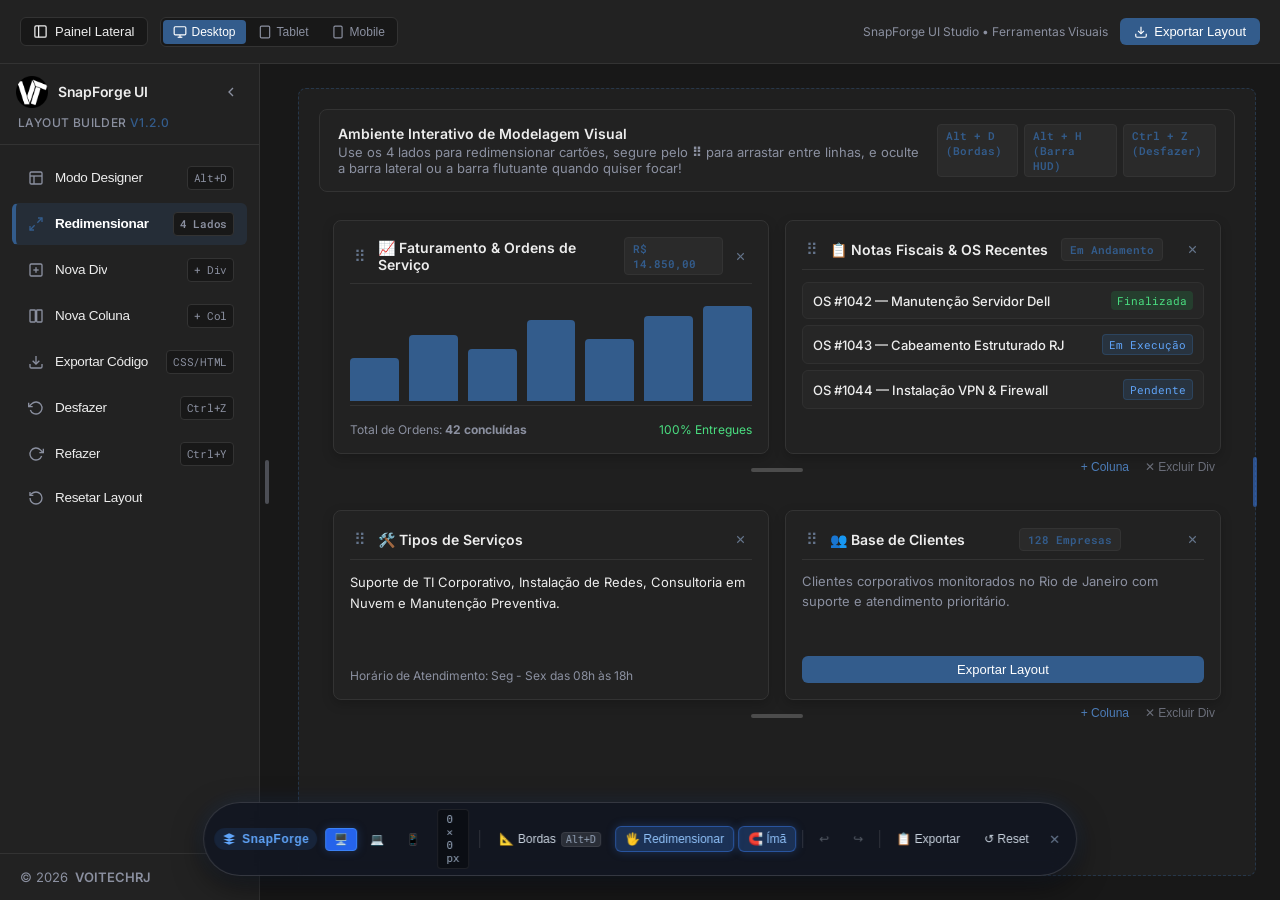
<file: examples/index.html>
<!DOCTYPE html>
<html lang="pt-BR">
<head>
  <meta charset="UTF-8">
  <meta name="viewport" content="width=device-width, initial-scale=1.0">
  <title>Voitechrj — SnapForge UI Studio</title>
  <!-- Google Fonts: Inter / Roboto & Roboto Mono -->
  <link rel="preconnect" href="https://fonts.googleapis.com">
  <link rel="preconnect" href="https://fonts.gstatic.com" crossorigin>
  <link href="https://fonts.googleapis.com/css2?family=Inter:wght@400;500;600;700&family=Roboto+Mono:wght@400;500;600&display=swap" rel="stylesheet">
  
  <link rel="stylesheet" href="../resources/ui-designer.css">
  <style>
    /* ==========================================================================
       Variáveis Fidedignas — Gestão de Serviços Voitechrj
       ========================================================================== */
    :root {
      --header-height: 64px;
      --sidebar-width: 260px;
      --bg-sidebar: #222222;
      --border-sidebar: #333333;
      --bg-main: #181818;
      --bg-card: #222222;
      --bg-card-inner: #2a2a2a;
      --color-primary: #335C8C;
      --color-primary-hover: #3d6ca3;
      --color-text-main: #EDEDED;
      --color-text-muted: #8B90A0;
      --color-text-light: #FFFFFF;
      --font-sans: "Inter", -apple-system, BlinkMacSystemFont, "Segoe UI", Roboto, sans-serif;
      --font-mono: "Roboto Mono", monospace;
    }

    * {
      box-sizing: border-box;
      margin: 0;
      padding: 0;
    }

    body {
      background-color: var(--bg-main);
      color: var(--color-text-main);
      font-family: var(--font-sans);
      height: 100vh;
      overflow: hidden;
      display: flex;
      flex-direction: column;
      -webkit-font-smoothing: antialiased;
    }

    /* 1. Header Global Superior */
    .top-header-clean {
      height: var(--header-height);
      border-bottom: 1px solid var(--border-sidebar);
      display: flex;
      align-items: center;
      justify-content: space-between;
      padding: 0 20px;
      background: #222222;
      flex-shrink: 0;
      z-index: 20;
    }

    .header-left-info {
      display: flex;
      align-items: center;
      gap: 12px;
    }

    /* Botão Alternador do Painel Lateral */
    .btn-toggle-sidebar {
      background: #181818;
      border: 1px solid var(--border-sidebar);
      color: var(--color-text-main);
      padding: 6px 12px;
      border-radius: 6px;
      font-size: 13px;
      font-weight: 500;
      cursor: pointer;
      display: flex;
      align-items: center;
      gap: 7px;
      transition: all 0.15s ease;
    }

    .btn-toggle-sidebar:hover {
      background: #2a2a2a;
      border-color: #444444;
    }

    .header-device-switcher {
      display: flex;
      align-items: center;
      background: #181818;
      border: 1px solid var(--border-sidebar);
      border-radius: 6px;
      padding: 2px;
      gap: 2px;
    }

    .device-btn {
      background: transparent;
      border: none;
      color: var(--color-text-muted);
      padding: 5px 10px;
      border-radius: 4px;
      font-size: 12px;
      font-weight: 500;
      cursor: pointer;
      display: flex;
      align-items: center;
      gap: 5px;
      transition: all 0.15s ease;
    }

    .device-btn:hover {
      color: var(--color-text-main);
    }

    .device-btn.active {
      background: var(--color-primary);
      color: #ffffff;
    }

    .header-actions {
      display: flex;
      align-items: center;
      gap: 12px;
    }

    .btn-export-top {
      background-color: var(--color-primary);
      color: #ffffff;
      padding: 6px 14px;
      border-radius: 6px;
      font-size: 13px;
      font-weight: 500;
      border: none;
      cursor: pointer;
      display: flex;
      align-items: center;
      gap: 6px;
      transition: background 0.2s;
    }

    .btn-export-top:hover {
      background-color: var(--color-primary-hover);
    }

    /* 2. Container da Aplicação (Sidebar + Workspace) */
    .app-workspace {
      display: flex;
      flex: 1;
      height: calc(100vh - var(--header-height));
      overflow: hidden;
    }

    /* ==========================================================================
       PAINEL ESQUERDO — ESTILO VOITECHRJ COM FERRAMENTAS DO SNAPFORGE
       ========================================================================== */
    .sidebar-voitech {
      width: var(--sidebar-width);
      min-width: 220px;
      max-width: 420px;
      background: #222222;
      border-right: 1px solid #333333;
      height: 100%;
      display: flex;
      flex-direction: column;
      flex-shrink: 0;
      user-select: none;
      position: relative;
      transition: width 0.25s cubic-bezier(0.16, 1, 0.3, 1), min-width 0.25s ease, opacity 0.2s ease;
    }

    .sidebar-voitech.collapsed {
      width: 0 !important;
      min-width: 0 !important;
      opacity: 0 !important;
      overflow: hidden !important;
      border-right: none !important;
      pointer-events: none !important;
    }

    .layout-resizer.collapsed {
      display: none !important;
    }

    /* Topo da Sidebar: Logo + Voitechrj & SNAPFORGE STUDIO V1.2.0 */
    .sidebar-brand-box {
      padding: 12px 16px;
      border-bottom: 1px solid #333333;
      display: flex;
      flex-direction: column;
      gap: 6px;
    }

    .sidebar-brand-row {
      display: flex;
      align-items: center;
      justify-content: space-between;
    }

    .brand-link {
      display: flex;
      align-items: center;
      gap: 10px;
      text-decoration: none;
      cursor: pointer;
    }

    .brand-logo-img {
      height: 32px;
      width: auto;
      flex-shrink: 0;
      transition: transform 0.2s ease;
    }

    .brand-link:hover .brand-logo-img {
      transform: scale(1.05);
    }

    .brand-name {
      font-size: 14px;
      font-weight: 600;
      color: #EDEDED;
      letter-spacing: -0.3px;
      line-height: 20px;
      transition: color 0.2s ease;
    }

    .btn-collapse-sidebar {
      background: transparent;
      border: none;
      color: #8B90A0;
      padding: 4px;
      border-radius: 4px;
      cursor: pointer;
      display: inline-flex;
      align-items: center;
      justify-content: center;
      transition: all 0.15s ease;
    }

    .btn-collapse-sidebar:hover {
      color: #FFFFFF;
      background: #333333;
    }

    .brand-subtitle-line {
      font-size: 12px;
      font-weight: 500;
      color: #8B90A0;
      text-transform: uppercase;
      letter-spacing: 0.4px;
      line-height: 18px;
      padding: 0 2px;
    }

    .brand-subtitle-line span {
      color: #335C8C;
    }

    /* Menu de Ferramentas */
    .sidebar-nav-list {
      flex: 1;
      padding: 12px;
      display: flex;
      flex-direction: column;
      gap: 4px;
      overflow-y: auto;
    }

    .nav-item-btn {
      display: flex;
      align-items: center;
      justify-content: space-between;
      padding: 8px 12px;
      border-radius: 6px;
      font-size: 13.5px;
      font-weight: 400;
      text-decoration: none;
      letter-spacing: -0.3px;
      line-height: 20px;
      color: #EDEDED;
      background: transparent;
      border: 1px solid transparent;
      border-left: 4px solid transparent;
      cursor: pointer;
      transition: all 0.15s ease;
      text-align: left;
      width: 100%;
    }

    .nav-item-btn-left {
      display: flex;
      align-items: center;
      gap: 11px;
      overflow: hidden;
      text-overflow: ellipsis;
      white-space: nowrap;
    }

    .nav-item-btn svg {
      width: 16px;
      height: 16px;
      flex-shrink: 0;
      color: #8B90A0;
      transition: color 0.15s ease;
    }

    .nav-item-btn:hover {
      color: #FFFFFF;
      background-color: #303030;
    }

    .nav-item-btn:hover svg {
      color: #EDEDED;
    }

    /* Item Ativo */
    .nav-item-btn.active {
      background-color: rgba(51, 92, 140, 0.2);
      color: #FFFFFF;
      font-weight: 600;
      border-left: 4px solid #335C8C;
    }

    .nav-item-btn.active svg {
      color: #335C8C;
    }

    .nav-item-badge {
      font-size: 10.5px;
      font-family: var(--font-mono);
      padding: 1px 6px;
      border-radius: 4px;
      background: #181818;
      color: #8B90A0;
      border: 1px solid #333333;
    }

    /* Rodapé da Sidebar: Tema Escuro + Sair + Copyright */
    .sidebar-footer-box {
      padding: 12px;
      border-top: 1px solid #333333;
      display: flex;
      flex-direction: column;
      gap: 4px;
      background: #222222;
      margin-top: auto;
    }

    .btn-theme-toggle {
      width: 100%;
      display: flex;
      align-items: center;
      justify-content: space-between;
      padding: 8px 12px;
      border-radius: 6px;
      font-size: 14px;
      font-weight: 500;
      border: 1px solid #333333;
      background: #303030;
      color: #EDEDED;
      cursor: pointer;
      transition: all 0.15s ease;
      letter-spacing: -0.3px;
      line-height: 20px;
    }

    .btn-theme-toggle:hover {
      background-color: #333333;
    }

    .btn-theme-toggle-left {
      display: flex;
      align-items: center;
      gap: 10px;
    }

    .btn-theme-toggle svg {
      width: 16px;
      height: 16px;
      color: #FBBF24;
    }

    .theme-badge {
      padding: 2px 6px;
      border-radius: 4px;
      font-family: var(--font-mono);
      font-size: 11px;
      font-weight: 600;
      text-transform: uppercase;
      letter-spacing: 0.5px;
      background: #222222;
      color: #8B90A0;
      border: 1px solid #333333;
    }

    .btn-logout {
      width: 100%;
      display: flex;
      align-items: center;
      gap: 10px;
      padding: 8px 12px;
      border-radius: 6px;
      font-size: 14px;
      font-weight: 500;
      color: #EDEDED;
      background: transparent;
      border: none;
      cursor: pointer;
      transition: all 0.15s ease;
      letter-spacing: -0.3px;
      line-height: 20px;
    }

    .btn-logout svg {
      width: 16px;
      height: 16px;
      color: #8B90A0;
      transition: color 0.15s ease;
    }

    .btn-logout:hover {
      color: #FFFFFF;
      background-color: #303030;
    }

    .btn-logout:hover svg {
      color: #335C8C;
    }

    /* Linha de Copyright */
    .sidebar-copyright {
      padding-top: 8px;
      border-top: 1px solid #333333;
      display: flex;
      align-items: center;
      padding-left: 4px;
      font-size: 13px;
      color: #8B90A0;
      letter-spacing: -0.1px;
      line-height: 18px;
    }

    .sidebar-copyright a {
      color: #8B90A0;
      font-weight: 600;
      text-decoration: none;
      margin-left: 4px;
      transition: color 0.2s ease;
    }

    .sidebar-copyright a:hover {
      color: #335C8C;
      text-decoration: underline;
    }

    /* 3. Área Principal de Trabalho (Canvas) */
    .page-viewport {
      flex: 1;
      overflow: auto;
      padding: 24px;
      background: #181818;
      display: flex;
      justify-content: center;
    }

    .app-page {
      width: 100%;
      max-width: var(--page-width, 100%);
      min-height: 540px;
      background: #1f1f1f;
      border: 1px dashed rgba(51, 92, 140, 0.4);
      border-radius: 8px;
      padding: 20px;
      display: flex;
      flex-direction: column;
      gap: 16px;
      position: relative;
      transition: max-width 0.3s cubic-bezier(0.16, 1, 0.3, 1);
    }

    /* Banner Informativo */
    .banner-top-panel {
      background: #222222;
      border: 1px solid #333333;
      border-radius: 8px;
      padding: 14px 18px;
      display: flex;
      align-items: center;
      justify-content: space-between;
      gap: 16px;
    }

    .banner-title {
      font-size: 14px;
      font-weight: 600;
      color: #EDEDED;
      margin-bottom: 2px;
    }

    .banner-desc {
      font-size: 13px;
      color: #8B90A0;
    }

    .banner-tags {
      display: flex;
      gap: 6px;
    }

    .tag-key {
      background: #2a2a2a;
      border: 1px solid #333333;
      color: #335C8C;
      padding: 3px 8px;
      border-radius: 4px;
      font-family: var(--font-mono);
      font-size: 11px;
      font-weight: 600;
    }

    /* Containers e Cards */
    .dashboard-row {
      display: flex;
      flex-wrap: nowrap;
      gap: 16px;
      align-items: stretch;
      min-height: 230px;
      border-radius: 8px;
      padding: 12px 14px 28px 14px;
      position: relative;
      transition: background 0.2s;
      overflow: hidden;
    }

    .panel-card {
      background: #222222;
      border: 1px solid #333333;
      border-radius: 8px;
      padding: 16px;
      display: flex;
      flex-direction: column;
      flex: 1 1 0;
      min-width: 0;
      box-shadow: 0 4px 12px rgba(0, 0, 0, 0.2);
    }

    .panel-card-head {
      display: flex;
      align-items: center;
      justify-content: space-between;
      margin-bottom: 12px;
      padding-bottom: 8px;
      border-bottom: 1px solid #333333;
    }

    .panel-card-title-wrap {
      display: flex;
      align-items: center;
      gap: 8px;
    }

    .panel-card-title {
      font-size: 14px;
      font-weight: 600;
      color: #EDEDED;
    }

    .panel-card-body {
      flex: 1;
      display: flex;
      flex-direction: column;
      font-size: 13px;
      color: #8B90A0;
    }

    .os-item {
      display: flex;
      align-items: center;
      justify-content: space-between;
      padding: 8px 10px;
      background: #262626;
      border: 1px solid #303030;
      border-radius: 6px;
      margin-bottom: 6px;
    }

    .os-client {
      font-weight: 500;
      color: #EDEDED;
      font-size: 13px;
    }

    .os-badge {
      font-size: 11px;
      padding: 2px 6px;
      border-radius: 4px;
      font-family: var(--font-mono);
    }
    .os-badge-open { background: rgba(51, 92, 140, 0.25); color: #60a5fa; border: 1px solid rgba(51, 92, 140, 0.4); }
    .os-badge-done { background: rgba(34, 197, 94, 0.15); color: #4ade80; }

    .chart-container {
      display: flex;
      align-items: flex-end;
      gap: 10px;
      height: 110px;
      padding: 10px 0 4px;
      border-bottom: 1px solid #333333;
    }

    .chart-bar-item {
      flex: 1;
      background: #335C8C;
      border-radius: 4px 4px 0 0;
      position: relative;
    }

    .chart-bar-item:hover {
      background: #4779b5;
    }

    /* Responsividade Automática para Tablet (768px) e Mobile (390px) */
    .app-page.snapforge-device-tablet,
    .app-page.snapforge-device-mobile {
      margin: 0 auto !important;
      border: 2px solid #3b82f6 !important;
      box-shadow: 0 0 30px rgba(59, 130, 246, 0.3) !important;
      transition: all 0.3s cubic-bezier(0.16, 1, 0.3, 1);
    }

    .app-page.snapforge-device-tablet {
      max-width: 768px !important;
      width: 768px !important;
    }

    .app-page.snapforge-device-mobile {
      max-width: 390px !important;
      width: 390px !important;
    }

    .app-page.snapforge-device-tablet .dashboard-row,
    .app-page.snapforge-device-mobile .dashboard-row {
      flex-direction: column !important;
      gap: 14px !important;
    }

    .app-page.snapforge-device-tablet .panel-card,
    .app-page.snapforge-device-mobile .panel-card {
      width: 100% !important;
      max-width: 100% !important;
      margin-left: 0 !important;
      margin-top: 0 !important;
      flex: none !important;
    }

    @media (max-width: 820px) {
      .dashboard-row {
        flex-direction: column !important;
        gap: 14px !important;
      }
      .panel-card {
        width: 100% !important;
        max-width: 100% !important;
        margin-left: 0 !important;
        flex: none !important;
      }
    }
  </style>
</head>
<body class="enable-resizing">

  <!-- 1. Header Global Superior -->
  <header class="top-header-clean">
    <div class="header-left-info">
      <!-- Botão para Ocultar / Exibir o Painel Lateral -->
      <button type="button" class="btn-toggle-sidebar" id="btnToggleSidebar" onclick="toggleSidebar()" title="Ocultar / Exibir Painel Lateral (Alt+S)">
        <svg width="15" height="15" viewBox="0 0 24 24" fill="none" stroke="currentColor" stroke-width="2"><rect x="3" y="3" width="18" height="18" rx="2" ry="2"></rect><line x1="9" y1="3" x2="9" y2="21"></line></svg>
        <span id="txtToggleSidebar">Painel Lateral</span>
      </button>

      <!-- Seletor Responsivo Desktop / Tablet / Mobile -->
      <div class="header-device-switcher">
        <button type="button" class="device-btn active" id="btnDevDesktop" onclick="setDeviceView('100%', this)">
          <svg width="14" height="14" viewBox="0 0 24 24" fill="none" stroke="currentColor" stroke-width="2"><rect x="2" y="3" width="20" height="14" rx="2" ry="2"></rect><line x1="8" y1="21" x2="16" y2="21"></line><line x1="12" y1="17" x2="12" y2="21"></line></svg>
          <span>Desktop</span>
        </button>
        <button type="button" class="device-btn" id="btnDevTablet" onclick="setDeviceView('768px', this)">
          <svg width="14" height="14" viewBox="0 0 24 24" fill="none" stroke="currentColor" stroke-width="2"><rect x="4" y="2" width="16" height="20" rx="2" ry="2"></rect><line x1="12" y1="18" x2="12.01" y2="18"></line></svg>
          <span>Tablet</span>
        </button>
        <button type="button" class="device-btn" id="btnDevMobile" onclick="setDeviceView('390px', this)">
          <svg width="14" height="14" viewBox="0 0 24 24" fill="none" stroke="currentColor" stroke-width="2"><rect x="5" y="2" width="14" height="20" rx="2" ry="2"></rect><line x1="12" y1="18" x2="12.01" y2="18"></line></svg>
          <span>Mobile</span>
        </button>
      </div>
    </div>

    <div class="header-actions">
      <span style="font-size:12px; color:#8B90A0;">SnapForge UI Studio • Ferramentas Visuais</span>
      <button class="btn-export-top" onclick="SnapForge.openExportModal()">
        <svg width="14" height="14" viewBox="0 0 24 24" fill="none" stroke="currentColor" stroke-width="2"><path d="M21 15v4a2 2 0 0 1-2 2H5a2 2 0 0 1-2-2v-4"></path><polyline points="7 10 12 15 17 10"></polyline><line x1="12" y1="15" x2="12" y2="3"></line></svg>
        <span>Exportar Layout</span>
      </button>
    </div>
  </header>

  <!-- 2. Container da Aplicação -->
  <div class="app-workspace">

    <!-- ====================================================================
         PAINEL ESQUERDO: FERRAMENTAS DO SNAPFORGE (ESTILO VOITECHRJ)
         ==================================================================== -->
    <aside class="sidebar-voitech" id="mainSidebar">
      
      <!-- Topo da Sidebar: Logo + Nome da Ferramenta + Versão + Botão de Recolher -->
      <div class="sidebar-brand-box">
        <div class="sidebar-brand-row">
          <div style="display:flex; align-items:center; gap:10px;">
            <img src="assets/voitechrj-logo.png" alt="SnapForge Logo" class="brand-logo-img">
            <span class="brand-name">SnapForge UI</span>
          </div>
          <button type="button" class="btn-collapse-sidebar" onclick="toggleSidebar()" title="Recolher Painel Lateral">
            <svg width="16" height="16" viewBox="0 0 24 24" fill="none" stroke="currentColor" stroke-width="2"><polyline points="15 18 9 12 15 6"></polyline></svg>
          </button>
        </div>
        <div class="brand-subtitle-line">
          LAYOUT BUILDER <span>V1.2.0</span>
        </div>
      </div>

      <!-- Menu de Ferramentas do SnapForge -->
      <nav class="sidebar-nav-list">
        
        <!-- 1. Modo Designer (Alt + D) -->
        <button type="button" class="nav-item-btn active" id="btnSideEdges" onclick="SnapForge.toggleEdges()">
          <div class="nav-item-btn-left">
            <svg viewBox="0 0 24 24" fill="none" stroke="currentColor" stroke-width="2"><rect x="3" y="3" width="18" height="18" rx="2"></rect><line x1="3" y1="9" x2="21" y2="9"></line><line x1="9" y1="21" x2="9" y2="9"></line></svg>
            <span>Modo Designer</span>
          </div>
          <span class="nav-item-badge">Alt+D</span>
        </button>

        <!-- 2. Redimensionamento 4 Lados -->
        <button type="button" class="nav-item-btn" id="btnSideResize" onclick="SnapForge.toggleResizing()">
          <div class="nav-item-btn-left">
            <svg viewBox="0 0 24 24" fill="none" stroke="currentColor" stroke-width="2"><polyline points="15 3 21 3 21 9"></polyline><polyline points="9 21 3 21 3 15"></polyline><line x1="21" y1="3" x2="14" y2="10"></line><line x1="3" y1="21" x2="10" y2="14"></line></svg>
            <span>Redimensionar</span>
          </div>
          <span class="nav-item-badge">4 Lados</span>
        </button>

        <!-- 3. Adicionar Nova Div -->
        <button type="button" class="nav-item-btn" id="btnSideAddDiv" onclick="SnapForge.addNewRow()">
          <div class="nav-item-btn-left">
            <svg viewBox="0 0 24 24" fill="none" stroke="currentColor" stroke-width="2"><rect x="3" y="3" width="18" height="18" rx="2"></rect><line x1="12" y1="8" x2="12" y2="16"></line><line x1="8" y1="12" x2="16" y2="12"></line></svg>
            <span>Nova Div</span>
          </div>
          <span class="nav-item-badge">+ Div</span>
        </button>

        <!-- 4. Adicionar Nova Coluna (Div Interna) -->
        <button type="button" class="nav-item-btn" id="btnSideAddCol" onclick="SnapForge.addNewColumn()">
          <div class="nav-item-btn-left">
            <svg viewBox="0 0 24 24" fill="none" stroke="currentColor" stroke-width="2"><rect x="3" y="3" width="8" height="18" rx="1"></rect><rect x="13" y="3" width="8" height="18" rx="1"></rect></svg>
            <span>Nova Coluna</span>
          </div>
          <span class="nav-item-badge">+ Col</span>
        </button>

        <!-- 5. Exportar Layout -->
        <button type="button" class="nav-item-btn" onclick="SnapForge.openExportModal()">
          <div class="nav-item-btn-left">
            <svg viewBox="0 0 24 24" fill="none" stroke="currentColor" stroke-width="2"><path d="M21 15v4a2 2 0 0 1-2 2H5a2 2 0 0 1-2-2v-4"></path><polyline points="7 10 12 15 17 10"></polyline><line x1="12" y1="15" x2="12" y2="3"></line></svg>
            <span>Exportar Código</span>
          </div>
          <span class="nav-item-badge">CSS/HTML</span>
        </button>

        <!-- 6. Desfazer (Ctrl+Z) -->
        <button type="button" class="nav-item-btn" onclick="SnapForge.undo()">
          <div class="nav-item-btn-left">
            <svg viewBox="0 0 24 24" fill="none" stroke="currentColor" stroke-width="2"><polyline points="1 4 1 10 7 10"></polyline><path d="M3.51 15a9 9 0 1 0 2.13-9.36L1 10"></path></svg>
            <span>Desfazer</span>
          </div>
          <span class="nav-item-badge">Ctrl+Z</span>
        </button>

        <!-- 7. Refazer (Ctrl+Y) -->
        <button type="button" class="nav-item-btn" onclick="SnapForge.redo()">
          <div class="nav-item-btn-left">
            <svg viewBox="0 0 24 24" fill="none" stroke="currentColor" stroke-width="2"><polyline points="23 4 23 10 17 10"></polyline><path d="M20.49 15a9 9 0 1 1-2.12-9.36L23 10"></path></svg>
            <span>Refazer</span>
          </div>
          <span class="nav-item-badge">Ctrl+Y</span>
        </button>

        <!-- 8. Resetar Layout -->
        <button type="button" class="nav-item-btn" onclick="SnapForge.resetAll(true)">
          <div class="nav-item-btn-left">
            <svg viewBox="0 0 24 24" fill="none" stroke="currentColor" stroke-width="2"><path d="M3 12a9 9 0 1 0 9-9 9.75 9.75 0 0 0-6.74 2.74L3 8"></path><polyline points="3 3 3 8 8 8"></polyline></svg>
            <span>Resetar Layout</span>
          </div>
        </button>

      </nav>

      <!-- Rodapé da Sidebar: Apenas Copyright com Link Oficial Voitechrj -->
      <div class="sidebar-footer-box" style="padding:14px 16px;">
        <div class="sidebar-copyright" style="padding-top:0; border-top:none;">
          <span>
            © 2026 <a href="https://voitech-rj.github.io/" target="_blank" rel="noopener noreferrer">VOITECHRJ</a>
          </span>
        </div>
      </div>

    </aside>

    <!-- Divisor Arrastável Lateral -->
    <div class="layout-resizer" title="Arraste para redimensionar a sidebar"></div>

    <!-- 3. Canvas da Aplicação (App Page) -->
    <main class="page-viewport">
      <div class="app-page active">

        <!-- Banner Informativo -->
        <div class="banner-top-panel">
          <div>
            <div class="banner-title">Ambiente Interativo de Modelagem Visual</div>
            <div class="banner-desc">Use os 4 lados para redimensionar cartões, segure pelo <b>⠿</b> para arrastar entre linhas, e oculte a barra lateral ou a barra flutuante quando quiser focar!</div>
          </div>
          <div class="banner-tags">
            <span class="tag-key">Alt + D (Bordas)</span>
            <span class="tag-key">Alt + H (Barra HUD)</span>
            <span class="tag-key">Ctrl + Z (Desfazer)</span>
          </div>
        </div>

        <!-- Linha Superior (Container 1) -->
        <div class="dashboard-row" id="row-top" data-dropzone="true">
          
          <!-- Card 1: Métricas de OS -->
          <div class="panel-card" id="card-metrics">
            <div class="panel-card-head">
              <div class="panel-card-title-wrap">
                <span class="drag-handle" title="Arraste este card">⠿</span>
                <span class="panel-card-title">📈 Faturamento & Ordens de Serviço</span>
              </div>
              <span class="tag-key">R$ 14.850,00</span>
            </div>
            <div class="panel-card-body">
              <div class="chart-container">
                <div class="chart-bar-item" style="height: 45%;"></div>
                <div class="chart-bar-item" style="height: 70%;"></div>
                <div class="chart-bar-item" style="height: 55%;"></div>
                <div class="chart-bar-item" style="height: 85%;"></div>
                <div class="chart-bar-item" style="height: 65%;"></div>
                <div class="chart-bar-item" style="height: 90%;"></div>
                <div class="chart-bar-item" style="height: 100%;"></div>
              </div>
              <div style="margin-top:16px; display:flex; justify-content:space-between; font-size:12px;">
                <span>Total de Ordens: <b>42 concluídas</b></span>
                <span style="color:#4ade80;">100% Entregues</span>
              </div>
            </div>
          </div>

          <!-- Card 2: Notas Recentes -->
          <div class="panel-card" id="card-notas">
            <div class="panel-card-head">
              <div class="panel-card-title-wrap">
                <span class="drag-handle" title="Arraste este card">⠿</span>
                <span class="panel-card-title">📋 Notas Fiscais & OS Recentes</span>
              </div>
              <span class="tag-key">Em Andamento</span>
            </div>
            <div class="panel-card-body">
              <div class="os-item">
                <span class="os-client">OS #1042 — Manutenção Servidor Dell</span>
                <span class="os-badge os-badge-done">Finalizada</span>
              </div>
              <div class="os-item">
                <span class="os-client">OS #1043 — Cabeamento Estruturado RJ</span>
                <span class="os-badge os-badge-open">Em Execução</span>
              </div>
              <div class="os-item">
                <span class="os-client">OS #1044 — Instalação VPN & Firewall</span>
                <span class="os-badge os-badge-open">Pendente</span>
              </div>
            </div>
          </div>

        </div>

        <!-- Linha Inferior (Container 2) -->
        <div class="dashboard-row" id="row-bottom" data-dropzone="true">

          <!-- Card 3: Serviços Realizados -->
          <div class="panel-card" id="card-servicos">
            <div class="panel-card-head">
              <div class="panel-card-title-wrap">
                <span class="drag-handle" title="Arraste este card">⠿</span>
                <span class="panel-card-title">🛠️ Tipos de Serviços</span>
              </div>
            </div>
            <div class="panel-card-body">
              <p style="font-size:13px; line-height:1.6; color:#EDEDED;">
                Suporte de TI Corporativo, Instalação de Redes, Consultoria em Nuvem e Manutenção Preventiva.
              </p>
              <div style="margin-top:auto; padding-top:12px; font-size:12px; color:#8B90A0;">
                Horário de Atendimento: Seg - Sex das 08h às 18h
              </div>
            </div>
          </div>

          <!-- Card 4: Clientes Ativos -->
          <div class="panel-card" id="card-clientes">
            <div class="panel-card-head">
              <div class="panel-card-title-wrap">
                <span class="drag-handle" title="Arraste este card">⠿</span>
                <span class="panel-card-title">👥 Base de Clientes</span>
              </div>
              <span class="tag-key">128 Empresas</span>
            </div>
            <div class="panel-card-body">
              <p style="font-size:13px; line-height:1.5;">
                Clientes corporativos monitorados no Rio de Janeiro com suporte e atendimento prioritário.
              </p>
              <div style="margin-top:auto; display:flex; gap:8px;">
                <button type="button" class="btn-export-top" style="flex:1; justify-content:center;" onclick="SnapForge.openExportModal()">
                  Exportar Layout
                </button>
              </div>
            </div>
          </div>

        </div>


        <!-- Alça Visível da Borda Direita da Página (Caixa Azul) -->
        <div class="page-resizer-right-grip" title="Arraste para redimensionar a largura da página"></div>

      </div>
    </main>

  </div>

  <!-- Motor SnapForge UI -->
  <script src="../resources/ui-designer.js"></script>
  <script>
    // Seletor de dispositivo integrado ao SnapForge
    function setDeviceView(width, btn) {
      document.querySelectorAll('.device-btn').forEach(b => b.classList.remove('active'));
      btn.classList.add('active');
      if (width === '100%') SnapForge.setDeviceMode('desktop');
      else if (width === '768px') SnapForge.setDeviceMode('tablet');
      else if (width === '390px') SnapForge.setDeviceMode('mobile');
    }

    // Alternar Barra Lateral (Ocultar / Exibir)
    function toggleSidebar() {
      const sidebar = document.getElementById('mainSidebar');
      const resizer = document.querySelector('.layout-resizer');
      if (!sidebar) return;
      const isCollapsed = sidebar.classList.toggle('collapsed');
      if (resizer) resizer.classList.toggle('collapsed', isCollapsed);
      SnapForge.showToast(isCollapsed ? 'Painel lateral recolhido' : 'Painel lateral visível');
    }

    window.addEventListener('DOMContentLoaded', () => {
      SnapForge.init({
        cardSelector: '.panel-card',
        pageSelector: '.app-page.active',
        dropzoneSelector: '.dashboard-row',
        storagePrefix: 'voitech_service_layout',
        showToolbar: true,
        enableMagneticSnap: true,
        enableDragDrop: true,
        snapThreshold: 14
      });

      // Sincroniza estado dos botões da sidebar com o SnapForge
      const sideEdges = document.getElementById('btnSideEdges');
      const sideResize = document.getElementById('btnSideResize');

      setInterval(() => {
        if (sideEdges) sideEdges.classList.toggle('active', document.body.classList.contains('debug-edges'));
        if (sideResize) sideResize.classList.toggle('active', document.body.classList.contains('enable-resizing'));
      }, 250);
    });
  </script>
</body>
</html>
</file>
<file: resources/ui-designer.css>
/* ==============================================================================
   UI Layout Designer & Edge Inspector - Reusable CSS
   ============================================================================== */

/* 1. Modo Designer / Detecção de Bordas Milimétrica (Outlines) */
body.debug-edges * {
  outline: 1px dashed rgba(255, 255, 255, 0.12) !important;
}

body.debug-edges .viewport-container,
body.debug-edges .app-page {
  outline: 2px dashed rgba(59, 130, 246, 0.8) !important;
  outline-offset: -2px;
}

body.debug-edges .grid-container,
body.debug-edges .dashboard-grid {
  outline: 2px dashed rgba(245, 158, 11, 0.8) !important;
}

body.debug-edges .panel-card,
body.debug-edges .card,
body.debug-edges [data-resizable="true"] {
  outline: 1.5px solid rgba(54, 214, 113, 0.85) !important;
  outline-offset: -1px;
}

body.debug-edges .metric-box {
  outline: 1.5px solid rgba(0, 212, 255, 0.85) !important;
}

body.debug-edges input,
body.debug-edges select,
body.debug-edges textarea {
  outline: 1.5px solid rgba(255, 99, 132, 0.75) !important;
}

/* 2. Redimensionador Universal nos 4 Lados */
.panel-card,
.card,
[data-resizable="true"] {
  box-sizing: border-box;
  position: relative;
}

body.enable-resizing .panel-card,
body.enable-resizing .card,
body.enable-resizing [data-resizable="true"] {
  box-sizing: border-box;
  max-height: 85vh; /* Previne estouro e scroll infinito */
}

/* Indicadores de Borda Ativa nos 4 Lados */
body.enable-resizing .resizing-n { border-top: 2px solid #3b82f6 !important; }
body.enable-resizing .resizing-s { border-bottom: 2px solid #3b82f6 !important; }
body.enable-resizing .resizing-e { border-right: 2px solid #3b82f6 !important; }
body.enable-resizing .resizing-w { border-left: 2px solid #3b82f6 !important; }

/* 3. Divisores Arrastáveis (Splitters de Colunas e Linhas) */
.layout-resizer {
  width: 14px;
  cursor: col-resize;
  background: transparent;
  flex-shrink: 0;
  display: flex;
  align-items: center;
  justify-content: center;
  user-select: none;
  z-index: 10;
}
.layout-resizer::after {
  content: "";
  width: 4px;
  height: 44px;
  background: #8b90a0;
  border-radius: 2px;
  opacity: 0.45;
  transition: all 0.2s ease;
}
body.enable-resizing .layout-resizer:hover::after,
body.enable-resizing .layout-resizer.is-dragging::after {
  background: #3b82f6;
  opacity: 1;
  height: 68px;
  box-shadow: 0 0 12px rgba(59, 130, 246, 0.9);
}

.layout-resizer-vertical {
  height: 14px;
  cursor: row-resize;
  background: transparent;
  flex-shrink: 0;
  display: flex;
  align-items: center;
  justify-content: center;
  user-select: none;
  z-index: 10;
  margin: 2px 0;
}
.layout-resizer-vertical::after {
  content: "";
  width: 56px;
  height: 4px;
  background: #8b90a0;
  border-radius: 2px;
  opacity: 0.45;
  transition: all 0.2s ease;
}
body.enable-resizing .layout-resizer-vertical:hover::after,
body.enable-resizing .layout-resizer-vertical.is-dragging::after {
  background: #3b82f6;
  opacity: 1;
  width: 80px;
  box-shadow: 0 0 12px rgba(59, 130, 246, 0.9);
}

/* Splitter horizontal entre colunas/cards dentro de uma linha (desativado em favor do redimensionamento direto nas 4 bordas de cada card) */
.dashboard-row > .layout-resizer {
  display: none !important;
}

/* Alça visível da borda direita da página para redimensionamento fácil */
.page-resizer-right-grip {
  position: absolute;
  top: 50%;
  right: -8px;
  transform: translateY(-50%);
  width: 16px;
  height: 80px;
  cursor: col-resize;
  z-index: 30;
  display: flex;
  align-items: center;
  justify-content: center;
  user-select: none;
}
.page-resizer-right-grip::after {
  content: '';
  width: 4px;
  height: 50px;
  background: rgba(59, 130, 246, 0.5);
  border-radius: 2px;
  transition: all 0.2s ease;
}
body.enable-resizing .page-resizer-right-grip:hover::after,
body.enable-resizing .page-resizer-right-grip:active::after {
  background: #3b82f6;
  height: 80px;
  box-shadow: 0 0 12px rgba(59, 130, 246, 0.95);
}

/* ==============================================================================
   4. SnapForge Floating HUD (Barra Flutuante de Controle)
   ============================================================================== */
.snapforge-hud {
  position: fixed;
  bottom: 24px;
  left: 50%;
  transform: translateX(-50%);
  z-index: 100000;
  display: flex;
  align-items: center;
  gap: 8px;
  padding: 6px 10px;
  background: rgba(18, 22, 34, 0.88);
  backdrop-filter: blur(12px);
  -webkit-backdrop-filter: blur(12px);
  border: 1px solid rgba(255, 255, 255, 0.14);
  border-radius: 9999px;
  box-shadow: 0 10px 30px rgba(0, 0, 0, 0.5), 0 0 20px rgba(59, 130, 246, 0.15);
  font-family: -apple-system, BlinkMacSystemFont, "Segoe UI", Roboto, "Helvetica Neue", sans-serif;
  font-size: 13px;
  color: #f1f5f9;
  user-select: none;
  transition: opacity 0.2s ease, box-shadow 0.2s ease;
}

.snapforge-hud.is-moving {
  transition: none !important;
  box-shadow: 0 15px 35px rgba(0, 0, 0, 0.7), 0 0 25px rgba(59, 130, 246, 0.35);
  opacity: 0.92;
}

.snapforge-hud.is-custom-pos {
  transform: none !important;
}

.snapforge-hud.snapforge-minimized {
  padding: 6px 12px;
  border-radius: 9999px;
  background: rgba(18, 22, 34, 0.9);
}

.snapforge-hud.snapforge-minimized .snapforge-hud-group,
.snapforge-hud.snapforge-minimized .snapforge-hud-pixel-box,
.snapforge-hud.snapforge-minimized .snapforge-hud-sep {
  display: none !important;
}

.snapforge-hud-brand {
  display: flex;
  align-items: center;
  gap: 6px;
  font-weight: 700;
  font-size: 12px;
  letter-spacing: 0.5px;
  color: #60a5fa;
  padding: 4px 8px;
  border-radius: 9999px;
  background: rgba(59, 130, 246, 0.12);
  cursor: grab;
}

.snapforge-hud-brand:active {
  cursor: grabbing;
}

.snapforge-hud-close {
  background: transparent;
  border: none;
  color: #64748b;
  padding: 3px 6px;
  border-radius: 4px;
  cursor: pointer;
  font-size: 13px;
  display: inline-flex;
  align-items: center;
  justify-content: center;
  transition: all 0.15s ease;
}

.snapforge-hud-close:hover {
  color: #f87171;
  background: rgba(239, 68, 68, 0.15);
}

/* Botão Flutuante Discreto para Reabrir a Barra quando Fechada */
.snapforge-hud-reopen-btn {
  position: fixed;
  bottom: 20px;
  right: 20px;
  z-index: 99999;
  background: rgba(18, 22, 34, 0.92);
  border: 1px solid rgba(59, 130, 246, 0.4);
  color: #60a5fa;
  padding: 6px 12px;
  border-radius: 9999px;
  font-size: 12px;
  font-weight: 600;
  cursor: pointer;
  display: none;
  align-items: center;
  gap: 6px;
  box-shadow: 0 4px 15px rgba(0, 0, 0, 0.5);
  backdrop-filter: blur(8px);
  transition: all 0.2s ease;
}

.snapforge-hud-reopen-btn:hover {
  background: rgba(37, 99, 235, 0.25);
  border-color: #3b82f6;
  color: #ffffff;
  transform: translateY(-2px);
}

.snapforge-hud-reopen-btn.show {
  display: inline-flex;
}

.snapforge-hud-brand svg {
  width: 14px;
  height: 14px;
  fill: currentColor;
}

.snapforge-hud-group {
  display: flex;
  align-items: center;
  gap: 4px;
}

.snapforge-hud-sep {
  width: 1px;
  height: 18px;
  background: rgba(255, 255, 255, 0.12);
  margin: 0 2px;
}

.snapforge-btn {
  display: inline-flex;
  align-items: center;
  gap: 5px;
  background: transparent;
  border: 1px solid transparent;
  color: #cbd5e1;
  padding: 5px 9px;
  border-radius: 6px;
  font-size: 12px;
  font-weight: 500;
  cursor: pointer;
  transition: all 0.15s ease;
  white-space: nowrap;
}

.snapforge-btn:hover {
  background: rgba(255, 255, 255, 0.08);
  color: #ffffff;
  border-color: rgba(255, 255, 255, 0.1);
}

.snapforge-btn.active {
  background: rgba(59, 130, 246, 0.25);
  color: #93c5fd;
  border-color: rgba(59, 130, 246, 0.45);
  box-shadow: 0 0 10px rgba(59, 130, 246, 0.25);
}

.snapforge-device-btn {
  padding: 4px 8px;
  font-size: 11px;
  border-radius: 4px;
}

.snapforge-device-btn.active {
  background: #2563eb !important;
  color: #ffffff !important;
  border-color: #3b82f6 !important;
}

/* Moldura Visual de Dispositivo Ativo na Página */
.app-page.snapforge-device-mobile {
  max-width: 390px !important;
  width: 390px !important;
  margin: 0 auto !important;
  border: 2px solid #3b82f6 !important;
  box-shadow: 0 0 30px rgba(59, 130, 246, 0.3) !important;
  transition: all 0.3s cubic-bezier(0.16, 1, 0.3, 1);
}

.app-page.snapforge-device-tablet {
  max-width: 768px !important;
  width: 768px !important;
  margin: 0 auto !important;
  border: 2px solid #3b82f6 !important;
  box-shadow: 0 0 30px rgba(59, 130, 246, 0.3) !important;
  transition: all 0.3s cubic-bezier(0.16, 1, 0.3, 1);
}

/* Auto-organização vertical no Tablet e Mobile */
.app-page.snapforge-device-tablet .dashboard-row,
.app-page.snapforge-device-mobile .dashboard-row {
  flex-direction: column !important;
  gap: 14px !important;
}

.app-page.snapforge-device-tablet .panel-card,
.app-page.snapforge-device-mobile .panel-card {
  width: 100% !important;
  max-width: 100% !important;
  margin-left: 0 !important;
  margin-top: 0 !important;
  flex: none !important;
}

@media (max-width: 820px) {
  .dashboard-row {
    flex-direction: column !important;
    gap: 14px !important;
  }
  .panel-card {
    width: 100% !important;
    max-width: 100% !important;
    margin-left: 0 !important;
    flex: none !important;
  }
}

.snapforge-btn:disabled {
  opacity: 0.35;
  cursor: not-allowed;
  pointer-events: none;
}

.snapforge-btn kbd {
  font-size: 10px;
  background: rgba(255, 255, 255, 0.1);
  padding: 1px 4px;
  border-radius: 4px;
  color: #94a3b8;
  border: 1px solid rgba(255, 255, 255, 0.08);
}

/* ==============================================================================
   5. SnapForge Modal de Exportação
   ============================================================================== */
.snapforge-modal-backdrop {
  position: fixed;
  inset: 0;
  background: rgba(0, 0, 0, 0.7);
  backdrop-filter: blur(6px);
  -webkit-backdrop-filter: blur(6px);
  z-index: 100005;
  display: flex;
  align-items: center;
  justify-content: center;
  padding: 20px;
  opacity: 0;
  pointer-events: none;
  transition: opacity 0.2s ease;
}

.snapforge-modal-backdrop.active {
  opacity: 1;
  pointer-events: auto;
}

.snapforge-modal {
  background: #111520;
  border: 1px solid rgba(255, 255, 255, 0.15);
  border-radius: 12px;
  width: 100%;
  max-width: 640px;
  box-shadow: 0 20px 50px rgba(0, 0, 0, 0.7), 0 0 25px rgba(59, 130, 246, 0.2);
  display: flex;
  flex-direction: column;
  overflow: hidden;
  transform: scale(0.96);
  transition: transform 0.2s ease;
}

.snapforge-modal-backdrop.active .snapforge-modal {
  transform: scale(1);
}

.snapforge-modal-header {
  display: flex;
  align-items: center;
  justify-content: space-between;
  padding: 14px 18px;
  border-bottom: 1px solid rgba(255, 255, 255, 0.08);
}

.snapforge-modal-title {
  font-size: 15px;
  font-weight: 600;
  color: #f8fafc;
  display: flex;
  align-items: center;
  gap: 8px;
}

.snapforge-modal-close {
  background: none;
  border: none;
  color: #94a3b8;
  font-size: 18px;
  cursor: pointer;
  padding: 4px;
  line-height: 1;
  border-radius: 4px;
}

.snapforge-modal-close:hover {
  color: #f1f5f9;
  background: rgba(255, 255, 255, 0.1);
}

.snapforge-modal-tabs {
  display: flex;
  gap: 4px;
  padding: 10px 18px 0;
  border-bottom: 1px solid rgba(255, 255, 255, 0.08);
}

.snapforge-tab-btn {
  background: none;
  border: none;
  color: #94a3b8;
  padding: 8px 14px;
  font-size: 13px;
  font-weight: 500;
  cursor: pointer;
  border-bottom: 2px solid transparent;
  transition: all 0.15s ease;
}

.snapforge-tab-btn.active {
  color: #60a5fa;
  border-bottom-color: #3b82f6;
}

.snapforge-modal-body {
  padding: 16px 18px;
}

.snapforge-code-box {
  background: #090c13;
  border: 1px solid rgba(255, 255, 255, 0.08);
  border-radius: 8px;
  padding: 14px;
  font-family: ui-monospace, SFMono-Regular, Menlo, Monaco, Consolas, "Liberation Mono", monospace;
  font-size: 12.5px;
  line-height: 1.5;
  color: #38bdf8;
  max-height: 280px;
  overflow: auto;
  white-space: pre-wrap;
  word-break: break-all;
}

.snapforge-modal-footer {
  display: flex;
  align-items: center;
  justify-content: flex-end;
  gap: 10px;
  padding: 12px 18px;
  border-top: 1px solid rgba(255, 255, 255, 0.08);
  background: rgba(0, 0, 0, 0.2);
}

.snapforge-btn-primary {
  background: #2563eb;
  color: #ffffff;
  border: none;
  padding: 7px 14px;
  border-radius: 6px;
  font-size: 13px;
  font-weight: 600;
  cursor: pointer;
  display: flex;
  align-items: center;
  gap: 6px;
  transition: background 0.15s ease;
}

.snapforge-btn-primary:hover {
  background: #1d4ed8;
}

/* ==============================================================================
   6. SnapForge Toast Notifications (Posicionado no rodapé à direita)
   ============================================================================== */
.snapforge-toast {
  position: fixed;
  bottom: 24px;
  right: 24px;
  background: #0f172a;
  color: #38bdf8;
  border: 1px solid rgba(56, 189, 248, 0.4);
  box-shadow: 0 10px 25px rgba(0, 0, 0, 0.5), 0 0 15px rgba(56, 189, 248, 0.2);
  padding: 10px 16px;
  border-radius: 8px;
  font-size: 13px;
  font-weight: 500;
  z-index: 100010;
  opacity: 0;
  transform: translateY(12px);
  transition: all 0.2s cubic-bezier(0.16, 1, 0.3, 1);
  pointer-events: none;
}

.snapforge-toast.show {
  opacity: 1;
  transform: translateY(0);
}

/* ==============================================================================
   7. Drag & Drop Reparenting & Insertion Indicators
   ============================================================================== */
.drag-handle {
  cursor: grab;
  color: #64748b;
  display: inline-flex;
  align-items: center;
  justify-content: center;
  padding: 2px 4px;
  border-radius: 4px;
  transition: all 0.15s ease;
  user-select: none;
}

.drag-handle:hover {
  color: #93c5fd;
  background: rgba(59, 130, 246, 0.15);
}

.panel-card.is-dragging-card {
  opacity: 0.45;
  border: 1px dashed #3b82f6 !important;
  transform: scale(0.98);
}

.snapforge-dropzone-active {
  background: rgba(52, 90, 135, 0.08) !important;
  outline: 2px dashed rgba(52, 90, 135, 0.6) !important;
  outline-offset: -2px;
}

.snapforge-drop-indicator {
  width: 4px;
  min-height: 100px;
  background: #00d4ff;
  box-shadow: 0 0 10px #00d4ff, 0 0 20px rgba(0, 212, 255, 0.8);
  border-radius: 2px;
  margin: 0 4px;
  pointer-events: none;
  flex-shrink: 0;
  animation: snapforgePulse 1.2s infinite alternate;
}

@keyframes snapforgePulse {
  from { opacity: 0.7; }
  to { opacity: 1; }
}

/* ==============================================================================
   8. Live Pixel Dimension Tooltip (Popup Dinâmico de Dimensões)
   ============================================================================== */
.snapforge-dimension-badge {
  position: fixed;
  z-index: 100020;
  display: none;
  align-items: center;
  gap: 6px;
  background: rgba(15, 23, 42, 0.94);
  backdrop-filter: blur(8px);
  -webkit-backdrop-filter: blur(8px);
  color: #38bdf8;
  border: 1px solid rgba(56, 189, 248, 0.4);
  box-shadow: 0 8px 24px rgba(0, 0, 0, 0.6), 0 0 14px rgba(56, 189, 248, 0.25);
  padding: 4px 10px;
  border-radius: 9999px;
  font-family: ui-monospace, SFMono-Regular, Menlo, Monaco, Consolas, monospace;
  font-size: 11.5px;
  font-weight: 600;
  pointer-events: none;
  user-select: none;
  transform: translate(-50%, -140%);
  transition: opacity 0.15s ease, transform 0.15s ease;
  white-space: nowrap;
}

.snapforge-dimension-badge.show {
  display: inline-flex;
}

.snapforge-dimension-badge .sf-dim-sep {
  color: #64748b;
  font-weight: 400;
}

.snapforge-dimension-badge.sf-snapped {
  border-color: #00d4ff;
  box-shadow: 0 0 16px rgba(0, 212, 255, 0.6);
  color: #00d4ff;
}

.snapforge-hud-pixel-box {
  display: flex;
  align-items: center;
  gap: 4px;
  font-family: ui-monospace, SFMono-Regular, Menlo, monospace;
  font-size: 11px;
  color: #94a3b8;
  background: rgba(0, 0, 0, 0.35);
  padding: 3px 8px;
  border-radius: 4px;
  border: 1px solid rgba(255, 255, 255, 0.08);
}

/* ==============================================================================
   9. Linhas Vazias, Redimensionamento de Divs & Exclusão de Elementos
   ============================================================================== */
.dashboard-row {
  position: relative;
}

.dashboard-row.empty-row {
  min-height: 180px;
  border: 2px dashed rgba(51, 92, 140, 0.45) !important;
  background: rgba(34, 34, 34, 0.35) !important;
  position: relative;
  display: flex;
  align-items: center;
  justify-content: center;
  border-radius: 8px;
  margin-bottom: 16px;
  transition: border-color 0.2s, background 0.2s;
}

.dashboard-row.empty-row:hover,
.dashboard-row.snapforge-dropzone-active {
  border-color: rgba(51, 92, 140, 0.9) !important;
  background: rgba(51, 92, 140, 0.08) !important;
}

.empty-row-placeholder {
  display: flex;
  flex-direction: column;
  align-items: center;
  justify-content: center;
  gap: 12px;
  color: #8b90a0;
  font-size: 13px;
  user-select: none;
  width: 100%;
  padding: 18px 12px;
  text-align: center;
}

.empty-row-title-box {
  display: flex;
  align-items: center;
  gap: 8px;
  font-weight: 500;
  color: #EDEDED;
}

.empty-row-placeholder .empty-row-icon {
  font-size: 24px;
  color: #60a5fa;
}

.empty-row-btn-group {
  display: flex;
  align-items: center;
  gap: 10px;
  flex-wrap: wrap;
  justify-content: center;
}

.btn-empty-action {
  background: #2a2a2a;
  border: 1px solid #3d4554;
  color: #60a5fa;
  padding: 6px 14px;
  border-radius: 6px;
  font-size: 12px;
  font-weight: 600;
  cursor: pointer;
  display: inline-flex;
  align-items: center;
  gap: 6px;
  transition: all 0.15s ease;
}

.btn-empty-action:hover {
  background: #335c8c;
  border-color: #60a5fa;
  color: #ffffff;
  transform: translateY(-1px);
}

/* Botão para adicionar coluna interna em qualquer linha */
.btn-add-col-row {
  position: absolute;
  bottom: 6px;
  right: 100px;
  background: transparent;
  border: none;
  color: #60a5fa;
  padding: 2px 6px;
  font-size: 12px;
  font-weight: 500;
  cursor: pointer;
  display: inline-flex;
  align-items: center;
  gap: 3px;
  z-index: 25;
  opacity: 0.7;
  transition: opacity 0.15s ease, color 0.15s ease;
}

.btn-add-col-row:hover {
  color: #93c5fd;
  opacity: 1;
  text-decoration: underline;
}

/* Garante espaçamento inferior limpo na Div para separar cards da alça de redimensionamento */
.dashboard-row {
  position: relative !important;
  padding-bottom: 28px !important;
  overflow: hidden;
}

/* Alça inferior de redimensionamento de altura da Div / Linha */
.row-resizer-grip {
  position: absolute;
  bottom: 4px;
  left: 14px;
  right: 14px;
  height: 16px;
  cursor: row-resize;
  background: transparent;
  z-index: 20;
  display: flex;
  align-items: center;
  justify-content: center;
  transition: all 0.15s ease;
}

.row-resizer-grip::after {
  content: '';
  width: 52px;
  height: 4px;
  background: rgba(255, 255, 255, 0.2);
  border-radius: 2px;
  transition: background 0.15s, width 0.15s;
}

.row-resizer-grip:hover::after,
.dashboard-row:hover .row-resizer-grip::after {
  background: #335c8c;
  width: 76px;
}

/* Botão de Excluir Div / Linha */
.btn-remove-row {
  position: absolute;
  bottom: 6px;
  right: 14px;
  background: transparent;
  border: none;
  color: #8b90a0;
  padding: 2px 6px;
  font-size: 12px;
  font-weight: 500;
  cursor: pointer;
  display: inline-flex;
  align-items: center;
  gap: 3px;
  z-index: 25;
  opacity: 0.7;
  transition: opacity 0.15s ease, color 0.15s ease;
}

.btn-remove-row:hover {
  color: #f87171;
  opacity: 1;
  text-decoration: underline;
}

/* Botão de Excluir Card no cabeçalho */
.btn-remove-card {
  background: transparent;
  border: none;
  color: #64748b;
  cursor: pointer;
  padding: 2px 5px;
  border-radius: 4px;
  display: inline-flex;
  align-items: center;
  justify-content: center;
  font-size: 13px;
  margin-left: 6px;
  transition: all 0.15s ease;
}

.btn-remove-card:hover {
  color: #f87171;
  background: rgba(239, 68, 68, 0.15);
}
</file>
